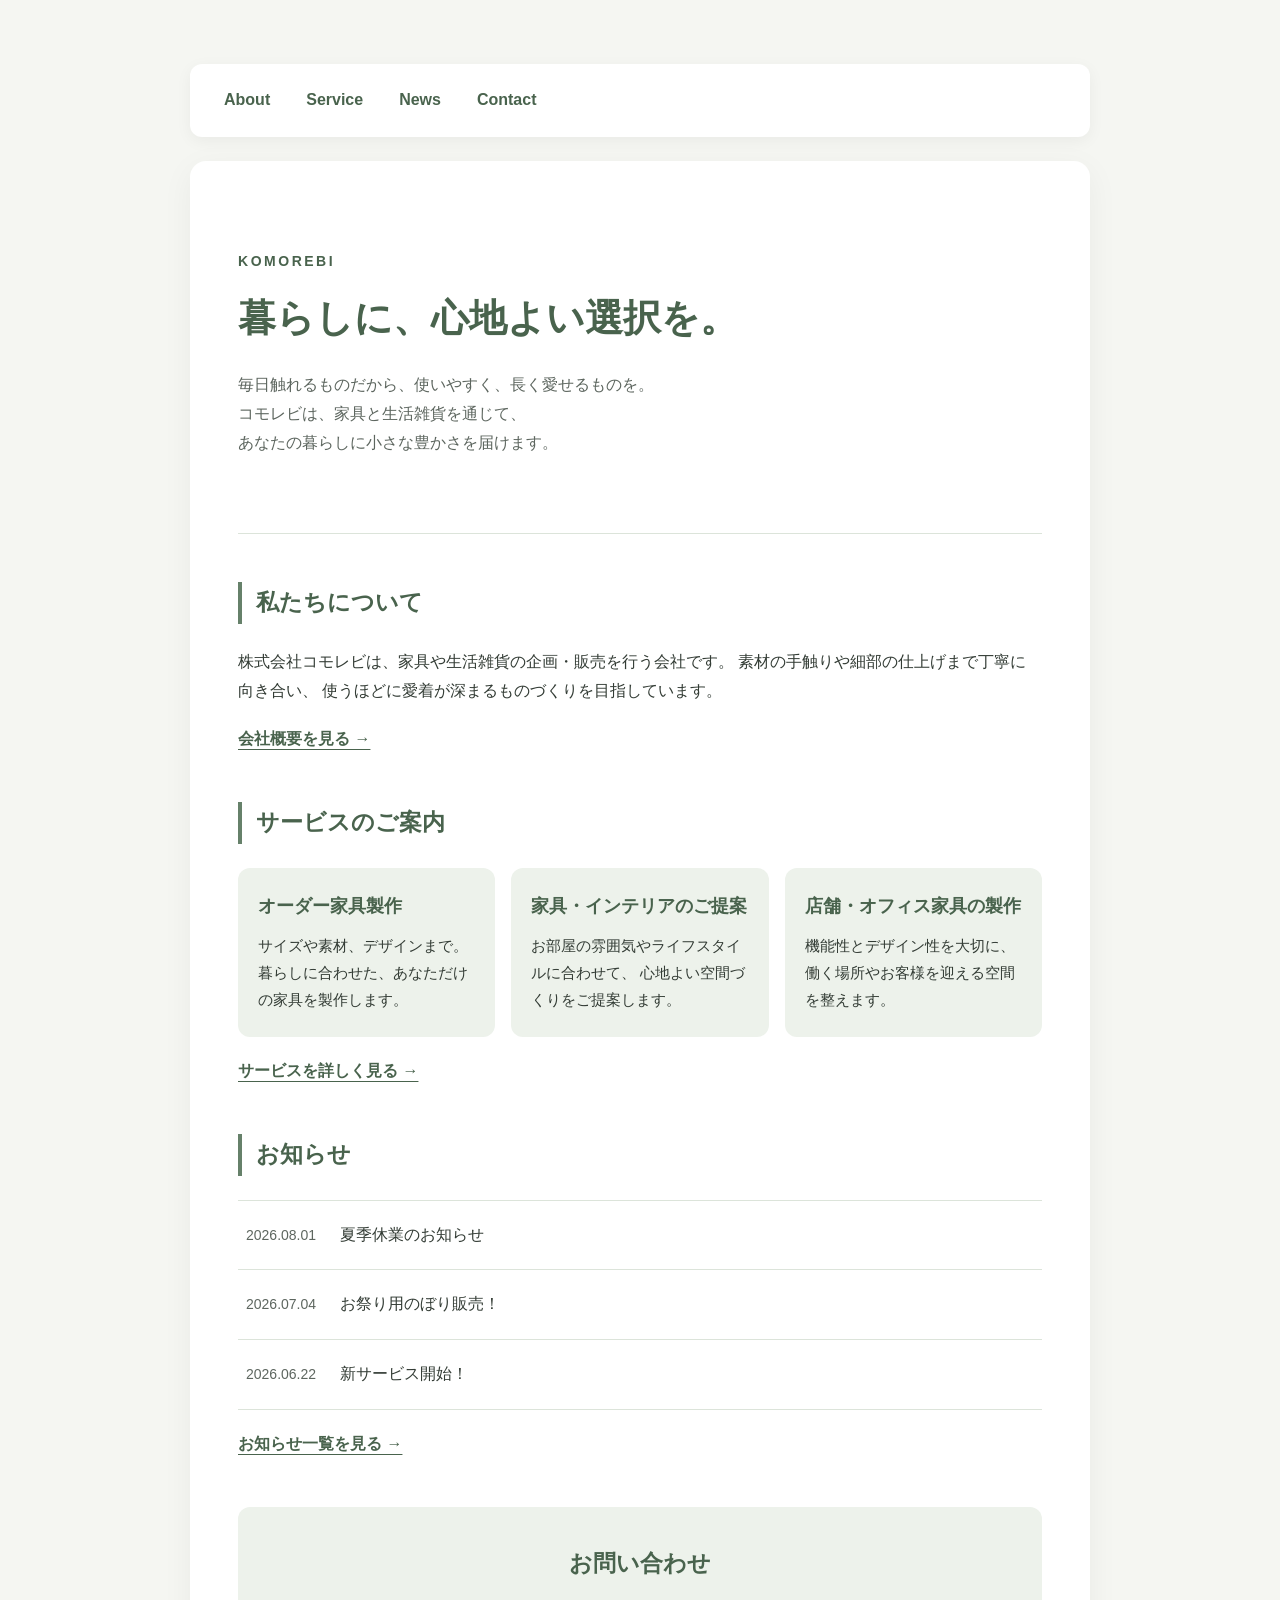
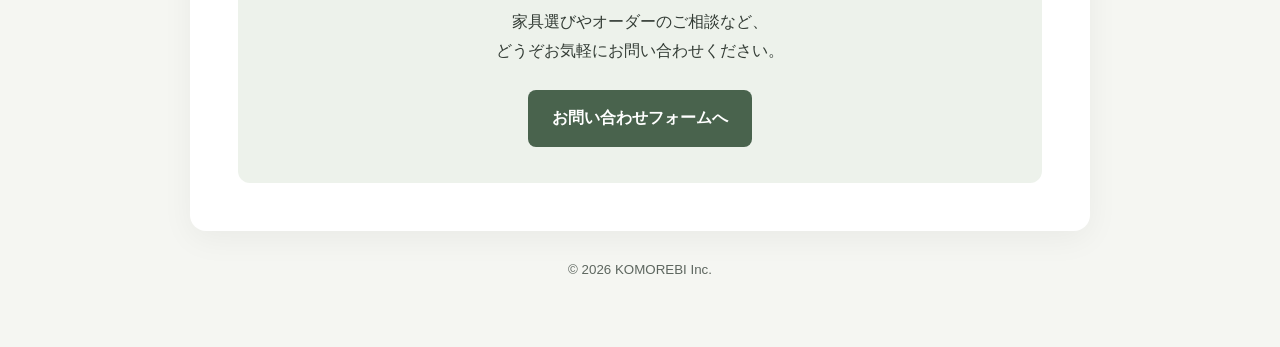
<file: index.html>
<!DOCTYPE html>
<html lang="ja">

<head>
  <meta charset="UTF-8">
  <meta name="viewport" content="width=device-width, initial-scale=1.0">
  <title>Git Practice Studio</title>
  <link rel="stylesheet" href="./css/common.css">
</head>

<body>

  <header>
    <nav aria-label="メインナビゲーション">
      <a href="./pages/about.html">About</a>
      <a href="./pages/service.html">Service</a>
      <a href="./pages/news.html">News</a>
      <a href="./pages/contact.html">Contact</a>
    </nav>
  </header>

  <main>
    <section class="hero" aria-labelledby="hero-title">
      <p class="eyebrow">KOMOREBI</p>
      <h1 id="hero-title">暮らしに、心地よい選択を。</h1>
      <p class="hero-text">
        毎日触れるものだから、使いやすく、長く愛せるものを。<br>
        コモレビは、家具と生活雑貨を通じて、<br>
        あなたの暮らしに小さな豊かさを届けます。
      </p>
    </section>

    <section class="section" aria-labelledby="about-title">
      <h2 id="about-title">私たちについて</h2>
      <p>
        株式会社コモレビは、家具や生活雑貨の企画・販売を行う会社です。
        素材の手触りや細部の仕上げまで丁寧に向き合い、
        使うほどに愛着が深まるものづくりを目指しています。
      </p>
      <a class="text-link" href="pages/about.html">会社概要を見る →</a>
    </section>

    <section class="section" aria-labelledby="service-title">
      <h2 id="service-title">サービスのご案内</h2>

      <div class="service-grid">
        <article class="service-card">
          <h3>オーダー家具製作</h3>
          <p>
            サイズや素材、デザインまで。
            暮らしに合わせた、あなただけの家具を製作します。
          </p>
        </article>

        <article class="service-card">
          <h3>家具・インテリアのご提案</h3>
          <p>
            お部屋の雰囲気やライフスタイルに合わせて、
            心地よい空間づくりをご提案します。
          </p>
        </article>

        <article class="service-card">
          <h3>店舗・オフィス家具の製作</h3>
          <p>
            機能性とデザイン性を大切に、
            働く場所やお客様を迎える空間を整えます。
          </p>
        </article>
      </div>

      <a class="text-link" href="pages/service.html">
        サービスを詳しく見る →
      </a>
    </section>

    <section class="section" aria-labelledby="news-title">
      <h2 id="news-title">お知らせ</h2>

      <ul class="news-list">
        <li>
          <a href="pages/news.html">
            <time datetime="2026-08-01">2026.08.01</time>
            <span>夏季休業のお知らせ</span>
          </a>
        </li>
        <li>
          <a href="pages/news.html">
            <time datetime="2026-07-04">2026.07.04</time>
            <span>お祭り用のぼり販売！</span>
          </a>
        </li>
        <li>
          <a href="pages/news.html">
            <time datetime="2026-06-22">2026.06.22</time>
            <span>新サービス開始！</span>
          </a>
        </li>
      </ul>

      <a class="text-link" href="pages/news.html">お知らせ一覧を見る →</a>
    </section>

    <section class="contact-section" aria-labelledby="contact-title">
      <h2 id="contact-title">お問い合わせ</h2>
      <p>
        家具選びやオーダーのご相談など、<br>
        どうぞお気軽にお問い合わせください。
      </p>
      <a class="button" href="pages/contact.html">
        お問い合わせフォームへ
      </a>
    </section>
  </main>

  <footer class="site-footer">
    <small>&copy; 2026 KOMOREBI Inc.</small>
  </footer>

</body>

</html>
</file>
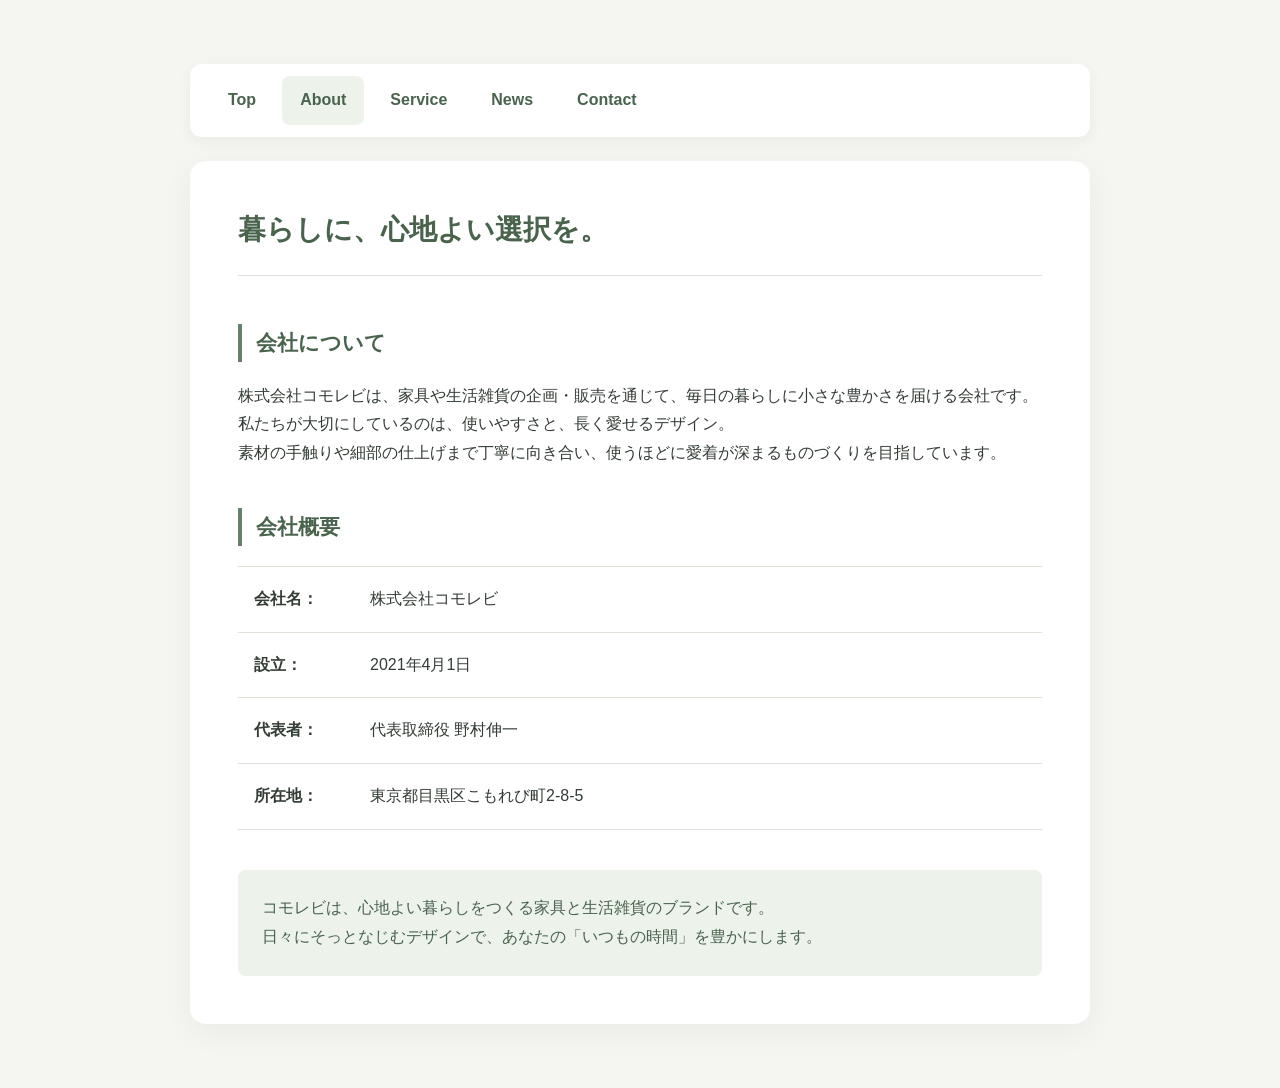
<file: pages/about.html>
<!DOCTYPE html>
<html lang="ja">

<head>
    <meta charset="UTF-8">
    <meta name="viewport" content="width=device-width, initial-scale=1.0">
    <title>about</title>
    <link rel="stylesheet" href="../css/about.css">
</head>

<body>
    <header class="site-header">
        <nav aria-label="メインナビゲーション">
            <a href="../index.html">Top</a>
            <a href="about.html" aria-current="page">About</a>
            <a href="service.html">Service</a>
            <a href="news.html">News</a>
            <a href="contact.html">Contact</a>
        </nav>
    </header>
    <main>
        <div class="title-1">
            <h1>暮らしに、心地よい選択を。</h1>
        </div>
        <div class="title-2">
            <h2>会社について</h2>
            <p>株式会社コモレビは、家具や生活雑貨の企画・販売を通じて、毎日の暮らしに小さな豊かさを届ける会社です。<br>
                私たちが大切にしているのは、使いやすさと、長く愛せるデザイン。<br>
                素材の手触りや細部の仕上げまで丁寧に向き合い、使うほどに愛着が深まるものづくりを目指しています。</p>
        </div>
        <div class="title-3">
            <h2>会社概要</h2>
            <ul>
                <li class="list-1">会社名：<span>株式会社コモレビ</span></li>
                <li class="list-2">設立：<span>2021年4月1日</span></li>
                <li class="list-1">代表者：<span>代表取締役 野村伸一</span></li>
                <li class="list-1">所在地：<span>東京都目黒区こもれび町2-8-5</span></li>
            </ul>
        </div>
        <div class="title-4">
            <p>コモレビは、心地よい暮らしをつくる家具と生活雑貨のブランドです。<br>
                日々にそっとなじむデザインで、あなたの「いつもの時間」を豊かにします。</p>
        </div>
    </main>

</body>

</html>
</file>
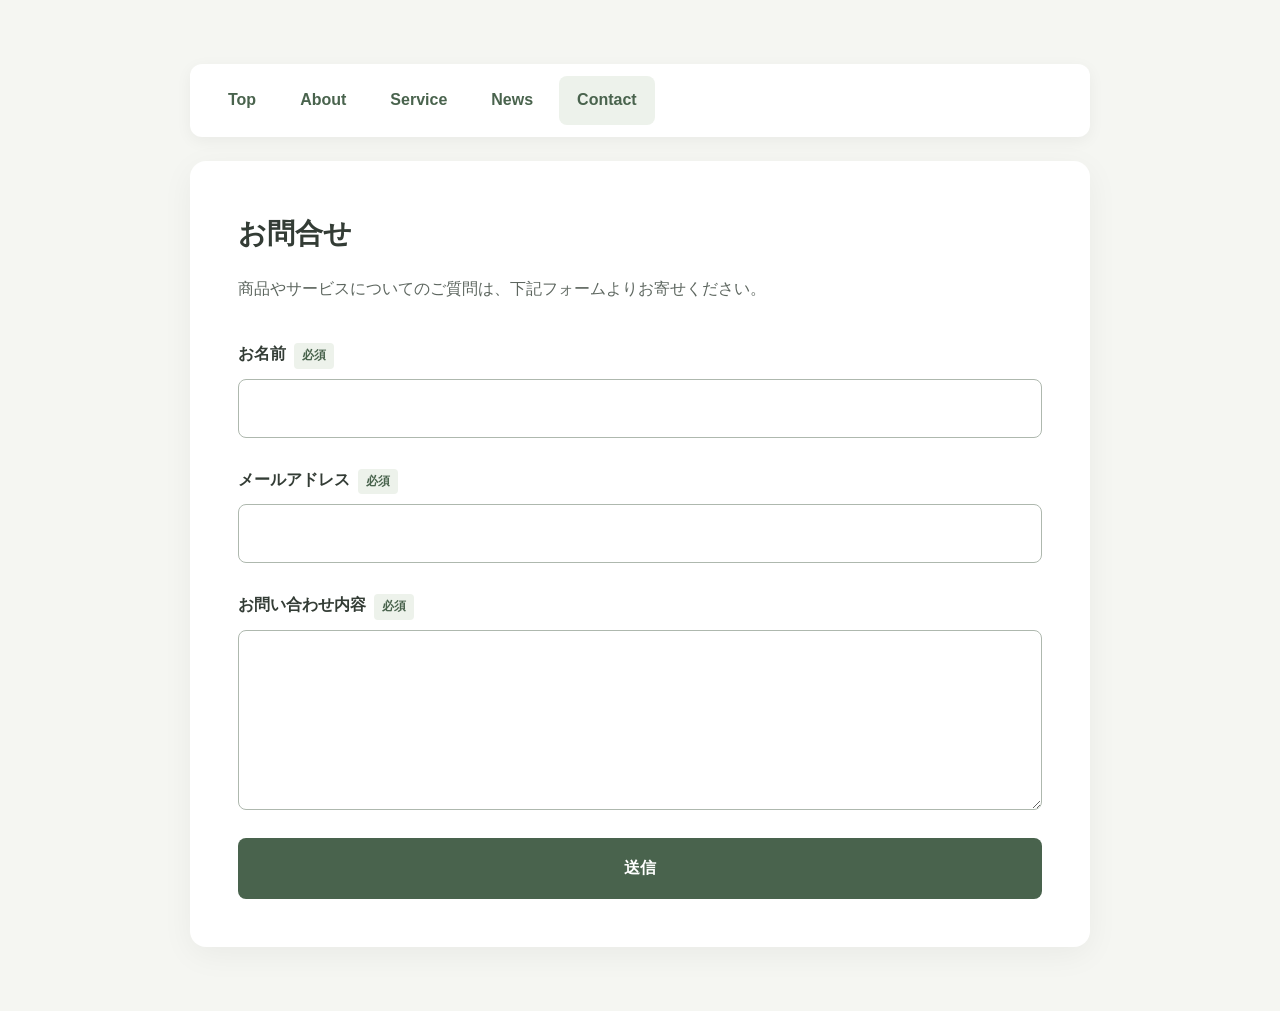
<file: pages/contact.html>
<!DOCTYPE html>
<html lang="ja">

<head>
    <meta charset="UTF-8">
    <meta name="viewport" content="width=device-width, initial-scale=1.0">
    <title>contact</title>
    <link rel="stylesheet" href="../css/contact.css">
</head>

<body>
    <header class="site-header">
        <nav aria-label="メインナビゲーション">
            <a href="../index.html">Top</a>
            <a href="about.html">About</a>
            <a href="service.html">Service</a>
            <a href="news.html">News</a>
            <a href="contact.html" aria-current="page">Contact</a>
        </nav>
    </header>
    <main class="contact">
        <h1>お問合せ</h1>
        <p class="intro">商品やサービスについてのご質問は、下記フォームよりお寄せください。</p>

        <form action="#" method="post">

            <div class="form-group">
                <label for="name">お名前<span>必須</span></label>
                <input type="text" id="name" name="name" autocomplete="name" required>
            </div>

            <div class="form-group">
                <label for="email">メールアドレス<span>必須</span></label>
                <input type="email" id="email" name="email" autocomplete="email" required>
            </div>

            <div class="form-group">
                <label for="message">お問い合わせ内容<span>必須</span></label>
                <textarea id="message" name="message" rows="5" cols="36" required></textarea>
            </div>

            <button type="submit">送信</button>
        </form>
    </main>

</body>

</html>
</file>
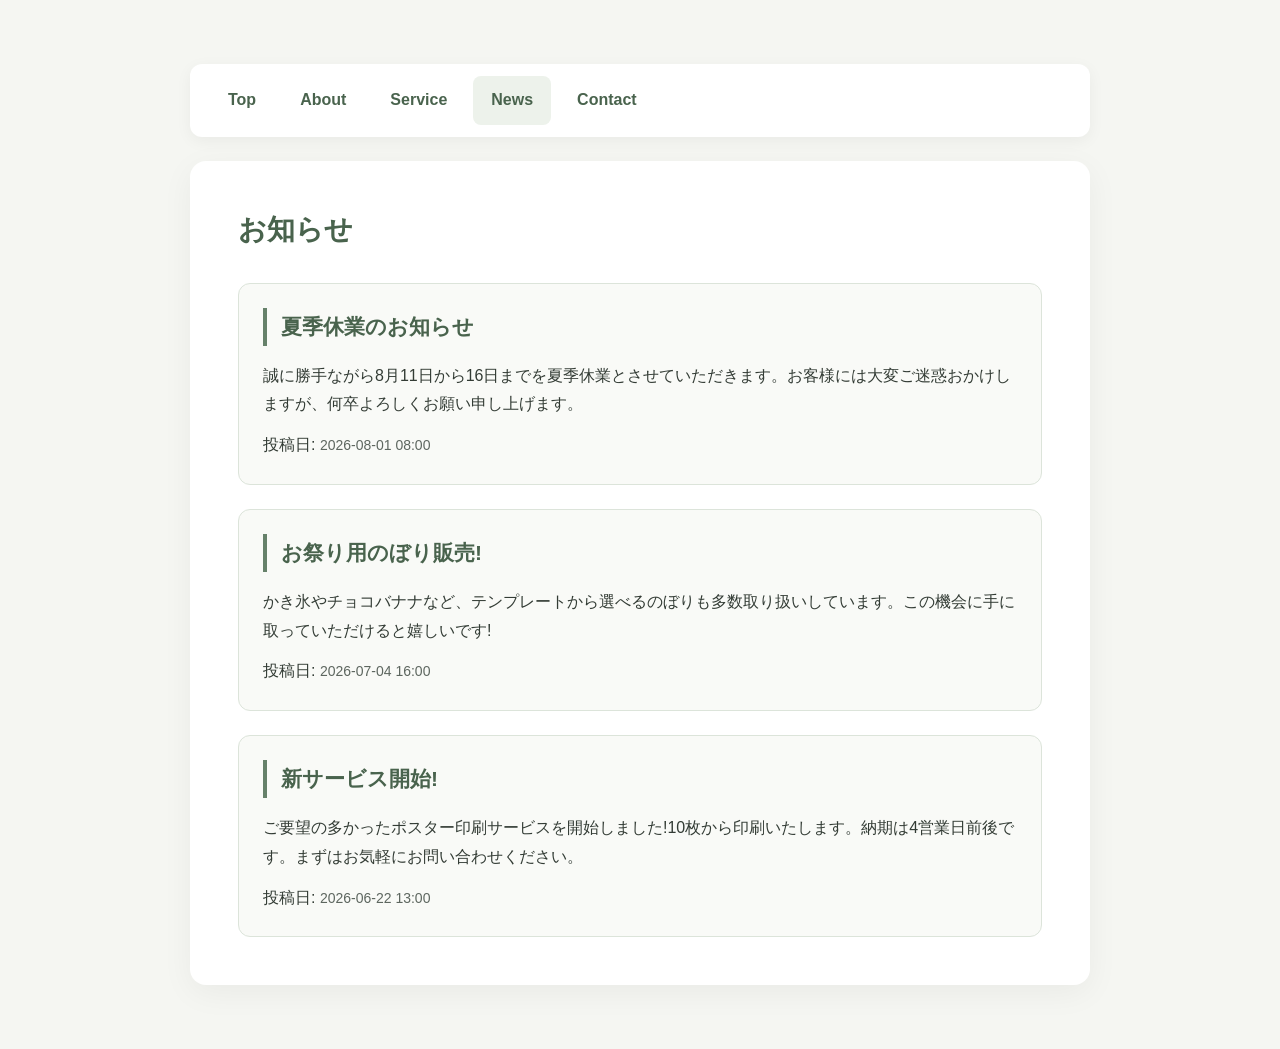
<file: pages/news.html>
<!DOCTYPE html>
<html lang="ja">

<head>
  <meta charset="UTF-8">
  <meta name="viewport" content="width=device-width, initial-scale=1.0">
  <title>news</title>
  <link rel="stylesheet" href="../css/news.css">
</head>

<body>
  <header class="site-header">
    <nav aria-label="メインナビゲーション">
      <a href="../index.html">Top</a>
      <a href="about.html">About</a>
      <a href="service.html">Service</a>
      <a href="news.html" aria-current="page">News</a>
      <a href="contact.html">Contact</a>
    </nav>
  </header>
<main>
  <h1>お知らせ</h1>
  <article>
    <h2>夏季休業のお知らせ</h2>
    <p>誠に勝手ながら8月11日から16日までを夏季休業とさせていただきます。お客様には大変ご迷惑おかけしますが、何卒よろしくお願い申し上げます。</p>
    <p>投稿日: <time datetime="2026-08-01T08:00">2026-08-01 08:00</time></p>
  </article>
  <article>
    <h2>お祭り用のぼり販売!</h2>
    <p>かき氷やチョコバナナなど、テンプレートから選べるのぼりも多数取り扱いしています。この機会に手に取っていただけると嬉しいです!</p>
    <p>投稿日: <time datetime="2026-07-04T16:00">2026-07-04 16:00</time></p>
  </article>
  <article>
    <h2>新サービス開始!</h2>
    <p>ご要望の多かったポスター印刷サービスを開始しました!10枚から印刷いたします。納期は4営業日前後です。まずはお気軽にお問い合わせください。</p>
    <p>投稿日: <time datetime="2026-06-22T13:00">2026-06-22 13:00</time></p>
  </article>
</main>
</body>

</html>
</file>
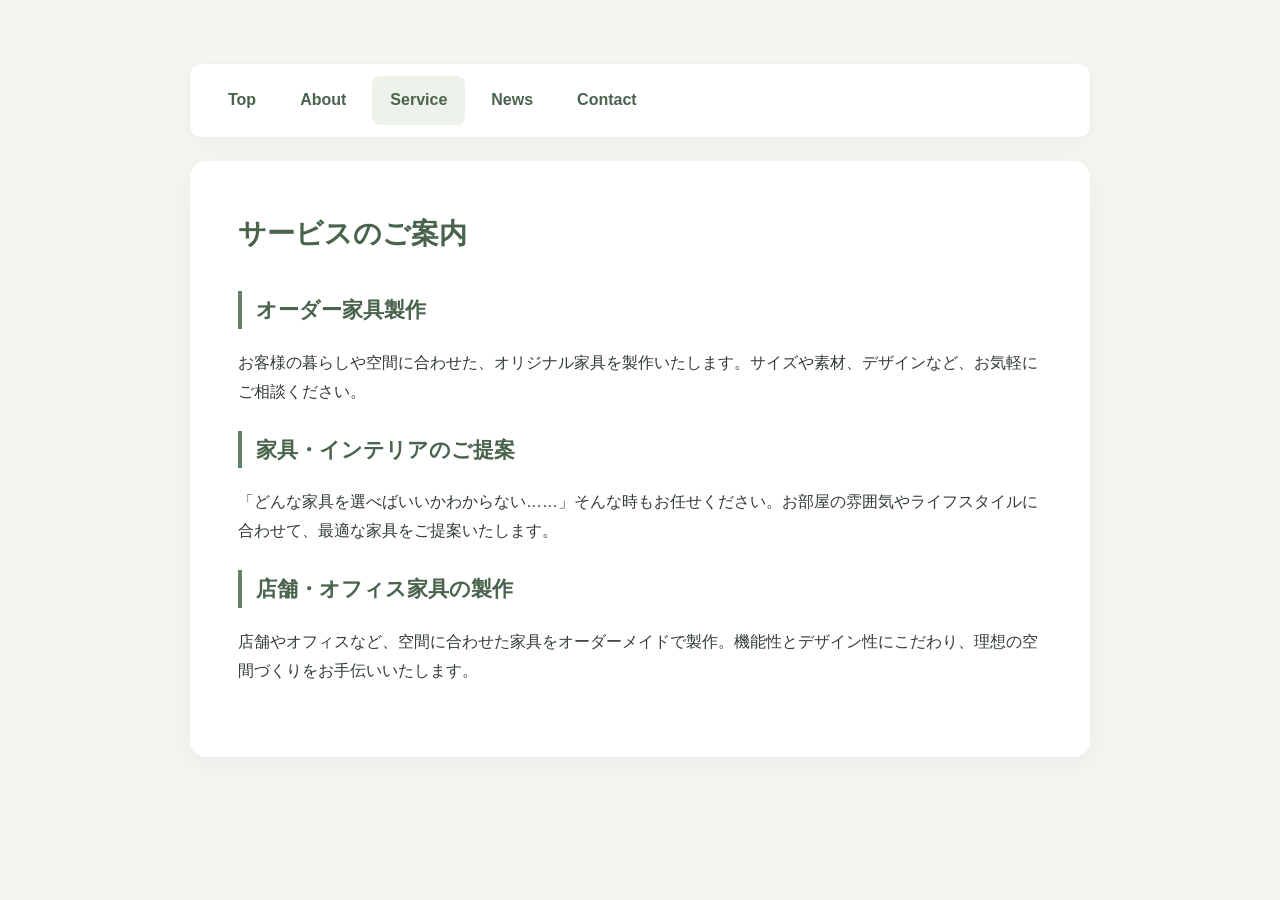
<file: pages/service.html>
<!DOCTYPE html>
<html lang="ja">

<head>
  <meta charset="UTF-8">
  <metaname="viewport"content="width=device-width, initial-scale=1.0">
  <title>Service</title>
  <link rel="stylesheet" href="../css/service.css">
</head>

<body>
  <header class="site-header">
    <nav aria-label="メインナビゲーション">
      <a href="../index.html">Top</a>
      <a href="about.html">About</a>
      <a href="service.html" aria-current="page">Service</a>
      <a href="news.html">News</a>
      <a href="contact.html">Contact</a>
    </nav>
  </header>
  <main>
    <h1>サービスのご案内</h1>
  <h2>オーダー家具製作</h2>
  <p>お客様の暮らしや空間に合わせた、オリジナル家具を製作いたします。サイズや素材、デザインなど、お気軽にご相談ください。</p>
  <h2>家具・インテリアのご提案</h2>
  <p>「どんな家具を選べばいいかわからない……」そんな時もお任せください。お部屋の雰囲気やライフスタイルに合わせて、最適な家具をご提案いたします。</p>
  <h2>店舗・オフィス家具の製作</h2>
  <p>店舗やオフィスなど、空間に合わせた家具をオーダーメイドで製作。機能性とデザイン性にこだわり、理想の空間づくりをお手伝いいたします。</p>
  </main>
</body>

</html>
</file>
<file: css/common.css>
@charset "utf-8";

* {
  box-sizing: border-box;
}

body {
  margin: 0;
  padding: 64px 20px;
  font-family: "Noto Sans JP", "Yu Gothic", sans-serif;
  line-height: 1.8;
  color: #333c35;
  background-color: #f5f6f2;
}

header {
  display: flex;
  flex-wrap: wrap;
  align-items: center;
  justify-content: space-between;
  gap: 16px;
  width: 100%;
  max-width: 900px;
  margin: 0 auto 24px;
  padding: 12px 20px;
  background-color: #fff;
  border-radius: 12px;
  box-shadow: 0 4px 16px rgb(0 0 0 / 5%);
}

header nav {
  display: flex;
  flex-wrap: wrap;
  align-items: center;
  gap: 8px;
}

header a {
  display: inline-block;
  padding: 10px 14px;
  border-radius: 8px;
  color: #49634d;
  font-weight: 700;
  text-decoration: none;
}

header a:hover,
header a[aria-current="page"] {
  background-color: #edf2eb;
}

a:focus-visible {
  outline: 3px solid #66816a;
  outline-offset: 3px;
}

main {
  width: 100%;
  max-width: 900px;
  margin: 0 auto;
  padding: 48px;
  background-color: #fff;
  border-radius: 16px;
  box-shadow: 0 8px 32px rgb(0 0 0 / 5%);
}

p {
  margin: 0;
  overflow-wrap: anywhere;
}

.hero {
  padding: 40px 0 48px;
  border-bottom: 1px solid #dce4da;
}

.eyebrow {
  margin-bottom: 16px;
  font-size: 14px;
  font-weight: 700;
  letter-spacing: 0.18em;
  color: #49634d;
}

h1 {
  margin: 0 0 24px;
  font-size: clamp(26px, 4vw, 38px);
  line-height: 1.5;
  color: #49634d;
}

.hero-text {
  margin-bottom: 28px;
  color: #5d665f;
}

.button {
  display: inline-block;
  max-width: 100%;
  padding: 14px 24px;
  border-radius: 8px;
  font-weight: 700;
  text-align: center;
  text-decoration: none;
  color: #fff;
  background-color: #49634d;
}

.button:hover {
  background-color: #354a38;
}

.section {
  margin-top: 48px;
}

h2 {
  margin: 0 0 24px;
  padding-left: 14px;
  border-left: 4px solid #66816a;
  font-size: 23px;
  color: #49634d;
}

.text-link {
  display: inline-block;
  margin-top: 20px;
  font-weight: 700;
  color: #49634d;
  text-underline-offset: 5px;
}

.text-link:hover {
  text-decoration-thickness: 2px;
}

.service-grid {
  display: grid;
  grid-template-columns: repeat(3, minmax(0, 1fr));
  gap: 16px;
}

.service-card {
  padding: 24px 20px;
  border-radius: 12px;
  background-color: #edf2eb;
}

.service-card h3 {
  margin: 0 0 12px;
  font-size: 18px;
  line-height: 1.6;
  color: #49634d;
}

.service-card p {
  font-size: 15px;
}

.news-list {
  margin: 0;
  padding: 0;
  list-style: none;
  border-top: 1px solid #dce4da;
}

.news-list li {
  border-bottom: 1px solid #dce4da;
}

.news-list a {
  display: flex;
  align-items: baseline;
  gap: 24px;
  padding: 20px 8px;
  color: #333c35;
  text-decoration: none;
}

.news-list a:hover {
  background-color: #f5f6f2;
}

.news-list time {
  flex-shrink: 0;
  font-size: 14px;
  color: #5d665f;
}

.news-list span {
  overflow-wrap: anywhere;
}

.contact-section {
  margin-top: 48px;
  padding: 36px 24px;
  border-radius: 12px;
  text-align: center;
  background-color: #edf2eb;
}

.contact-section h2 {
  padding-left: 0;
  border-left: none;
}

.contact-section p {
  margin-bottom: 24px;
}

.site-footer {
  max-width: 900px;
  margin: 24px auto 0;
  text-align: center;
  color: #5d665f;
}
</file>
<file: css/about.css>
@charset "utf-8";

* {
  box-sizing: border-box;
}

body {
  margin: 0;
  padding: 64px 20px;
  font-family: "Noto Sans JP", "Yu Gothic", sans-serif;
  line-height: 1.8;
  color: #333c35;
  background-color: #f5f6f2;
}

.site-header {
  width: 100%;
  max-width: 900px;
  margin: 0 auto 24px;
  padding: 12px 20px;
  background-color: #fff;
  border-radius: 12px;
  box-shadow: 0 4px 16px rgb(0 0 0 / 5%);
}

.site-header nav {
  display: flex;
  flex-wrap: wrap;
  align-items: center;
  gap: 8px;
}

.site-header a {
  display: inline-block;
  padding: 10px 18px;
  border-radius: 8px;
  color: #49634d;
  font-weight: 700;
  text-decoration: none;
}

.site-header a:hover {
  background-color: #edf2eb;
}

.site-header a[aria-current="page"] {
  background-color: #edf2eb;
}

.site-header a:focus-visible {
  outline: 3px solid #66816a;
  outline-offset: 3px;
}

main {
  width: 100%;
  max-width: 900px;
  margin: 0 auto;
  padding: 48px;
  background-color: #fff;
  border-radius: 16px;
  box-shadow: 0 8px 32px rgb(0 0 0 / 5%);
}

.title-1 {
  margin-bottom: 48px;
  padding-bottom: 24px;
  border-bottom: 1px solid #dce4da;
}

h1 {
  margin: 0;
  font-size: 28px;
  line-height: 1.5;
  color: #49634d;
}

.title-2,
.title-3 {
  margin-bottom: 40px;
}

h2 {
  margin: 0 0 20px;
  padding-left: 14px;
  border-left: 4px solid #66816a;
  font-size: 21px;
  color: #49634d;
}

p {
  margin: 0;
  overflow-wrap: anywhere;
}

ul {
  margin: 0;
  padding: 0;
  list-style: none;
}

.title-3 li {
  display: grid;
  grid-template-columns: 100px minmax(0, 1fr);
  gap: 16px;
  margin: 0;
  padding: 18px 16px;
  border-bottom: 1px solid #dce4da;
  font-weight: 700;
}

.title-3 li:first-child {
  border-top: 1px solid #dce4da;
}

.title-3 li span {
  font-weight: 400;
  overflow-wrap: anywhere;
}

.title-4 {
  padding: 24px;
  border-radius: 8px;
  color: #49634d;
  background-color: #edf2eb;
}
</file>
<file: css/contact.css>
* {
    box-sizing: border-box;
}

body {
    margin: 0;
    padding: 64px 20px;
    font-family: "Noto Sans JP", "Yu Gothic", sans-serif;
    line-height: 1.8;
    color: #333c35;
    background-color: #f5f6f2;
}

.site-header {
  width: 100%;
  max-width: 900px;
  margin: 0 auto 24px;
  padding: 12px 20px;
  background-color: #fff;
  border-radius: 12px;
  box-shadow: 0 4px 16px rgb(0 0 0 / 5%);
  max-width: 900px;
}

.site-header nav {
  display: flex;
  flex-wrap: wrap;
  align-items: center;
  gap: 8px;
}

.site-header a {
  display: inline-block;
  padding: 10px 18px;
  border-radius: 8px;
  color: #49634d;
  font-weight: 700;
  text-decoration: none;
}

.site-header a:hover {
  background-color: #edf2eb;
}

.site-header a[aria-current="page"] {
  background-color: #edf2eb;
}

.site-header a:focus-visible {
  outline: 3px solid #66816a;
  outline-offset: 3px;
}

.contact {
    width: 100%;
    max-width: 900px;
    margin: 0 auto;
    padding: 48px;
    background-color: #fff;
    border-radius: 16px;
    box-shadow: 0 8px 32px rgb(0 0 0 / 5%);
}

h1 {
    margin: 0 0 16px;
    font-size: 28px;
}

.intro {
    margin: 0 0 36px;
    color: #5d665f;
}

.form-group {
    margin-bottom: 28px;
}

label {
    display: block;
    margin-bottom: 10px;
    font-weight: 700;
}

label span {
    display: inline-block;
    margin-left: 8px;
    padding: 2px 8px;
    font-size: 12px;
    color: #49634d;
    background-color: #edf2eb;
    border-radius: 4px;
}

input,
textarea {
    display: block;
    width: 100%;
    padding: 14px 16px;
    border: 1px solid #aeb8ae;
    border-radius: 8px;
    font: inherit;
    color: inherit;
    background-color: #fff;
}

textarea {
    min-height: 180px;
    resize: vertical;
}

input::placeholder,
textarea::placeholder {
    color: #727972;
}

input:focus-visible,
textarea:focus-visible,
button:focus-visible {
    outline: 3px solid #66816a;
    outline-offset: 3px;
}

button {
    display: block;
    width: 100%;
    padding: 16px 24px;
    border: none;
    border-radius: 8px;
    font: inherit;
    font-weight: 700;
    color: #fff;
    background-color: #49634d;
    cursor: pointer;
}

button:hover {
    background-color: #354a38;
}
</file>
<file: css/news.css>
@charset "utf-8";

* {
  box-sizing: border-box;
}

body {
  margin: 0;
  padding: 64px 20px;
  font-family: "Noto Sans JP", "Yu Gothic", sans-serif;
  line-height: 1.8;
  color: #333C35;
  background-color: #F5F6F2;
}

.site-header {
  width: 100%;
  max-width: 900px;
  margin: 0 auto 24px;
  padding: 12px 20px;
  background-color: #fff;
  border-radius: 12px;
  box-shadow: 0 4px 16px rgb(0 0 0 / 5%);
}

.site-header nav {
  display: flex;
  flex-wrap: wrap;
  align-items: center;
  gap: 8px;
}

.site-header a {
  display: inline-block;
  padding: 10px 18px;
  border-radius: 8px;
  color: #49634D;
  font-weight: 700;
  text-decoration: none;
}

.site-header a:hover {
  background-color: #EDF2EB;
}

.site-header a[aria-current="page"] {
  background-color: #EDF2EB;
}

.site-header a:focus-visible {
  outline: 3px solid #66816A;
  outline-offset: 3px;
}

main {
  width: 100%;
  max-width: 900px;
  margin: 0 auto;
  padding: 48px;
  background-color: #fff;
  border-radius: 16px;
  box-shadow: 0 8px 32px rgb(0 0 0 / 5%);
}

h1 {
  margin: 0 0 32px;
  font-size: 28px;
  line-height: 1.5;
  color: #49634D;
}

article {
  margin-bottom: 24px;
  padding: 24px;
  background-color: #F9FAF7;
  border: 1px solid #DCE4DA;
  border-radius: 12px;
}

article:last-child {
  margin-bottom: 0;
}

h2 {
  margin: 0 0 16px;
  padding-left: 14px;
  border-left: 4px solid #66816A;
  font-size: 21px;
  color: #49634D;
}

p {
  margin: 0 0 12px;
  overflow-wrap: anywhere;
}

p:last-child {
  margin-bottom: 0;
}

time {
  color: #5D665F;
  font-size: 14px;
}
</file>
<file: css/service.css>
* {
  box-sizing: border-box;
}

body {
  margin: 0;
  padding: 64px 20px;
  font-family: "Noto Sans JP", "Yu Gothic", sans-serif;
  line-height: 1.8;
  color: #333C35;
  background-color: #F5F6F2;
}
.site-header {
  width: 100%;
  max-width: 900px;
  margin: 0 auto 24px;
  padding: 12px 20px;
  background-color: #fff;
  border-radius: 12px;
  box-shadow: 0 4px 16px rgb(0 0 0 / 5%);
}

.site-header nav {
  display: flex;
  flex-wrap: wrap;
  align-items: center;
  gap: 8px;
}

.site-header a {
  display: inline-block;
  padding: 10px 18px;
  border-radius: 8px;
  color: #49634D;
  font-weight: 700;
  text-decoration: none;
}

.site-header a:hover,
.site-header a[aria-current="page"] {
  background-color: #EDF2EB;
}

main {
  width: 100%;
  max-width: 900px;
  margin: 0 auto;
  padding: 48px;
  background-color: #fff;
  border-radius: 16px;
  box-shadow: 0 8px 32px rgb(0 0 0 / 5%);
}

h1 {
  margin: 0 0 32px;
  font-size: 28px;
  color: #49634D;
}

h2 {
  margin: 0 0 20px;
  padding-left: 14px;
  border-left: 4px solid #66816A;
  font-size: 21px;
  color: #49634D;
}

p {
  margin: 0 0 24px;
}
</file>
